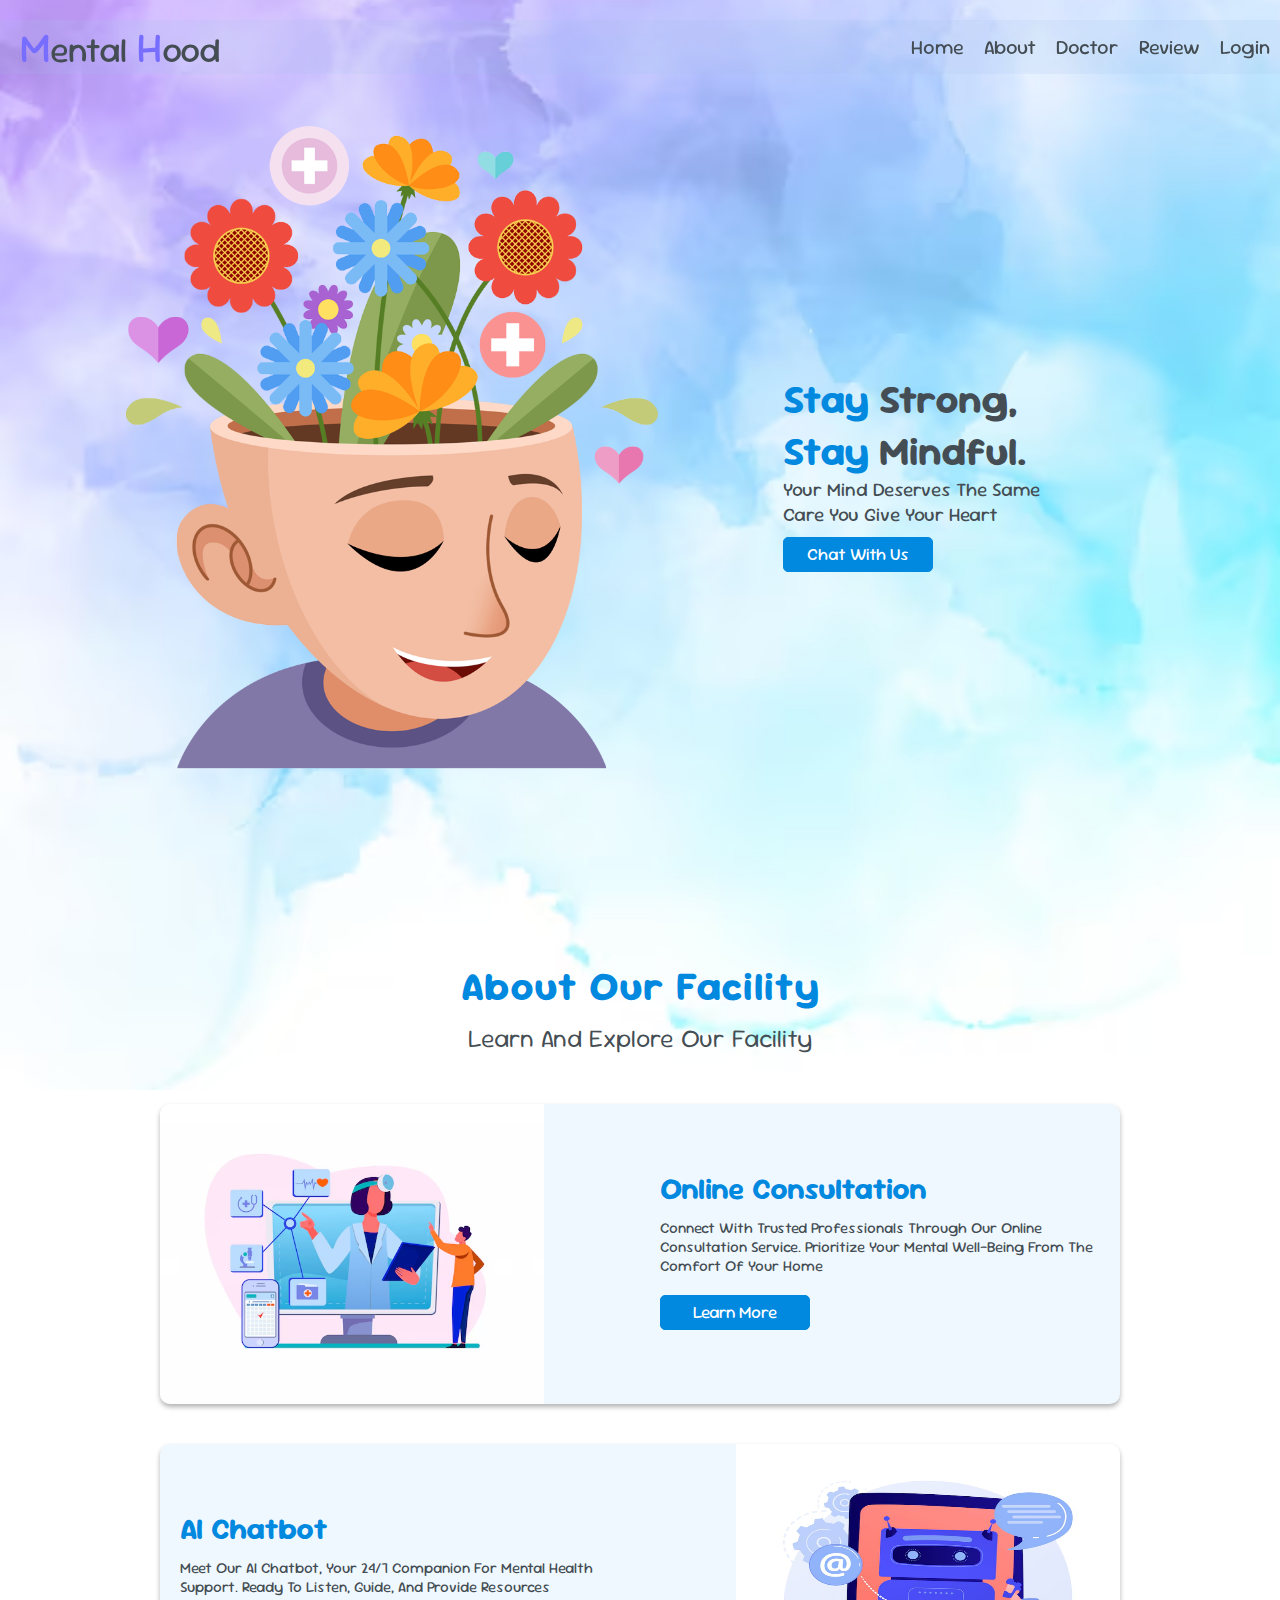
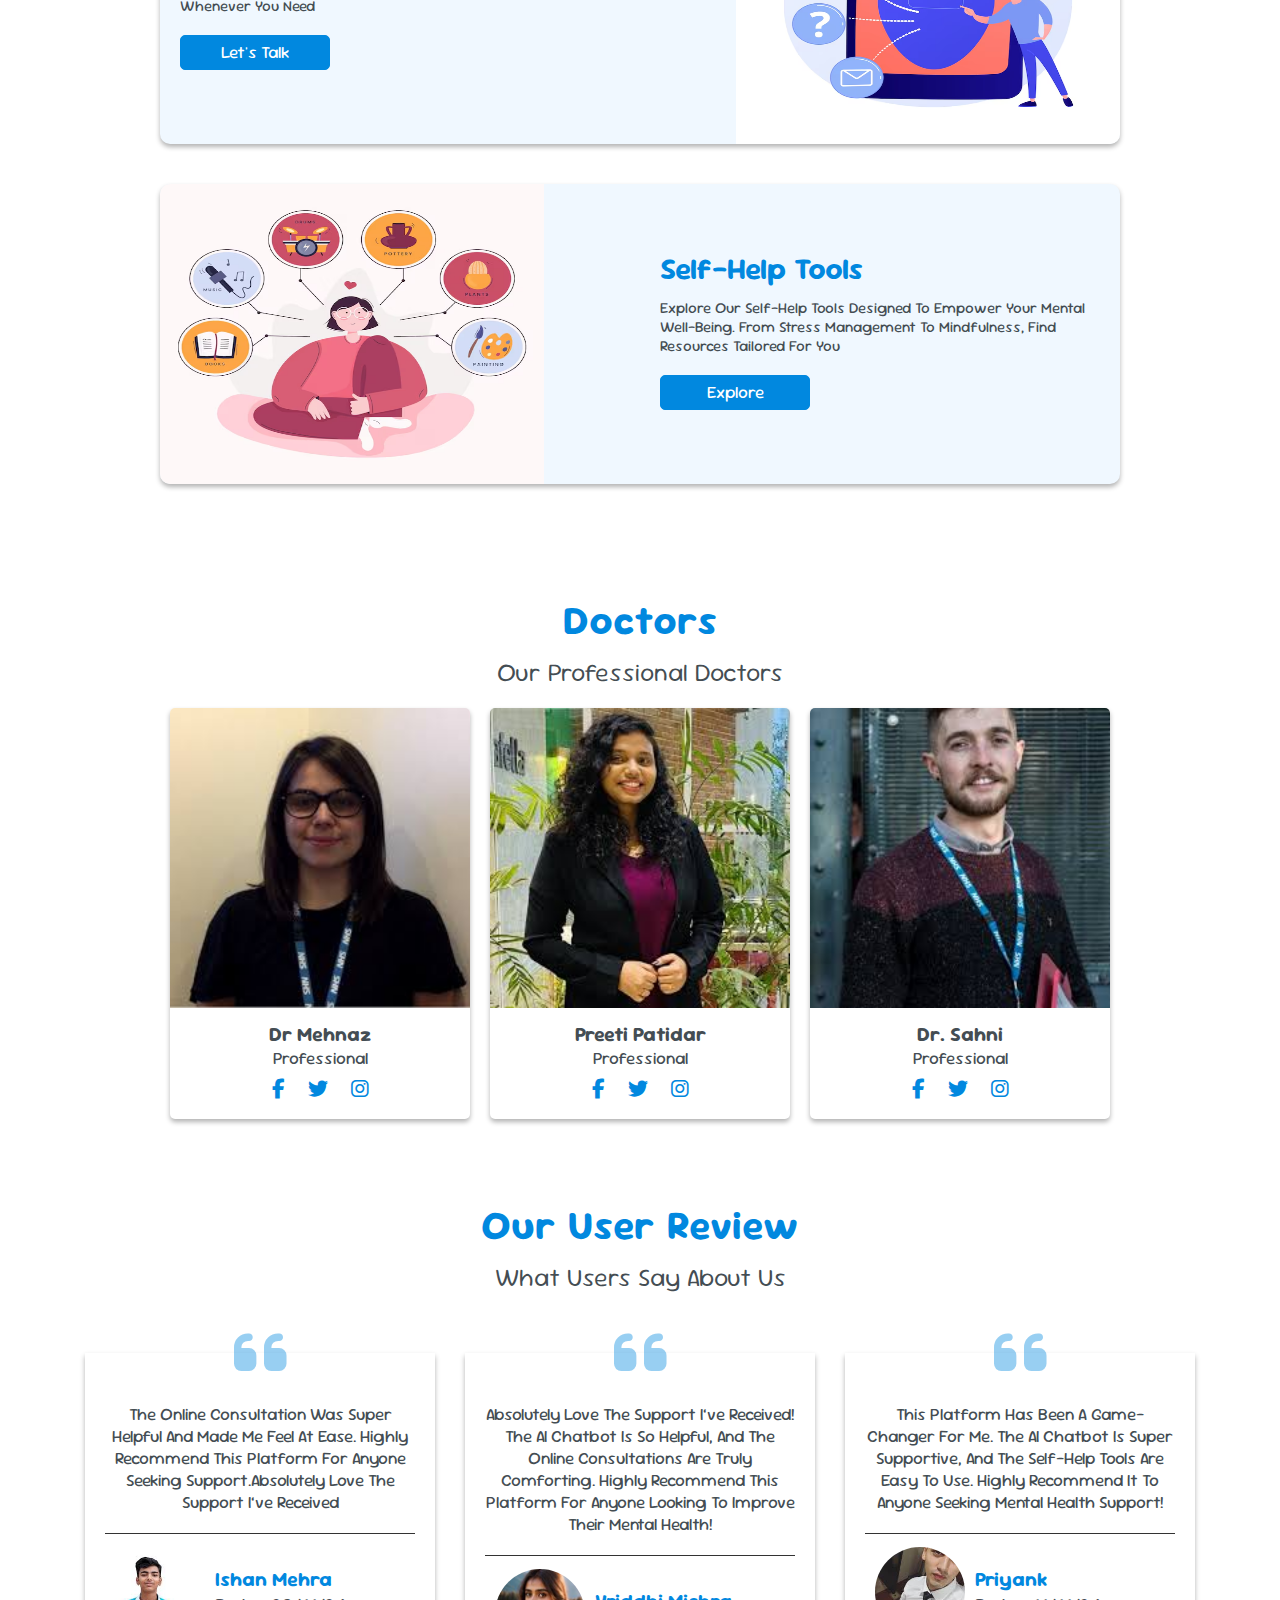
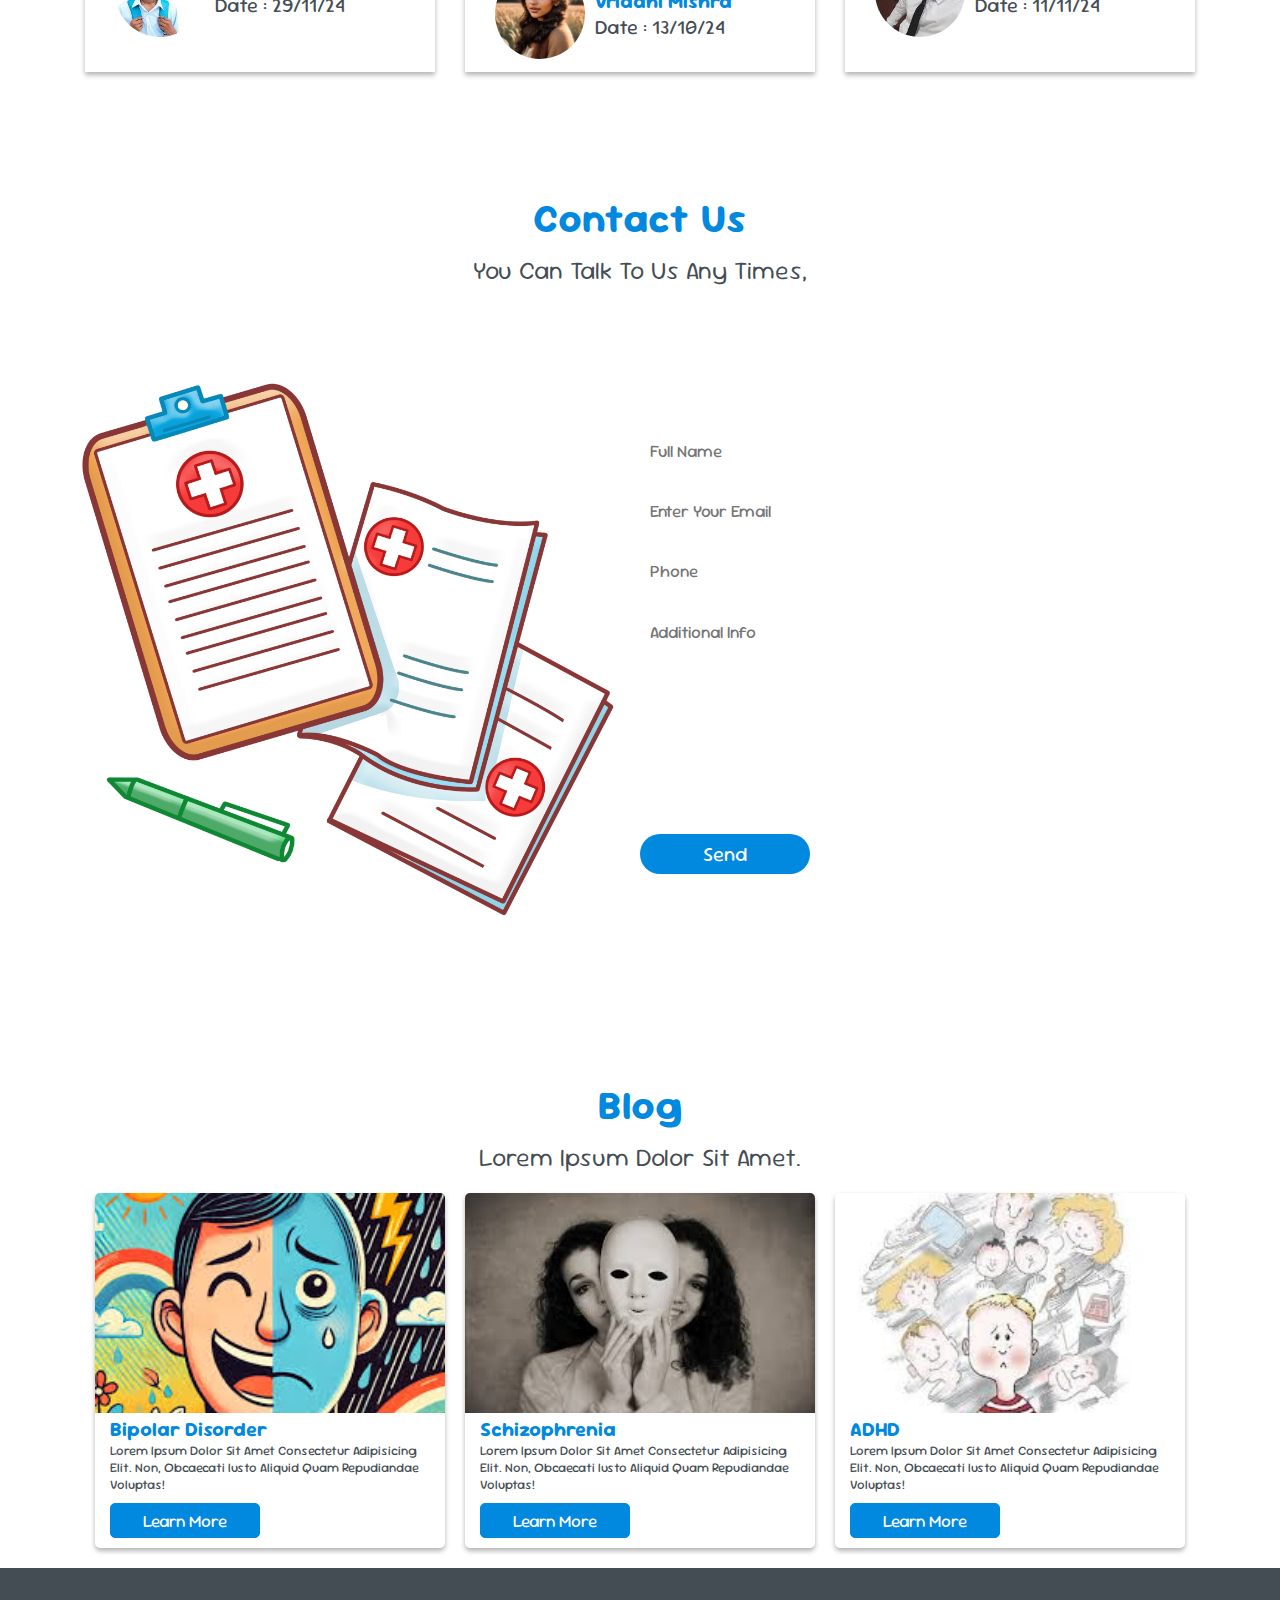
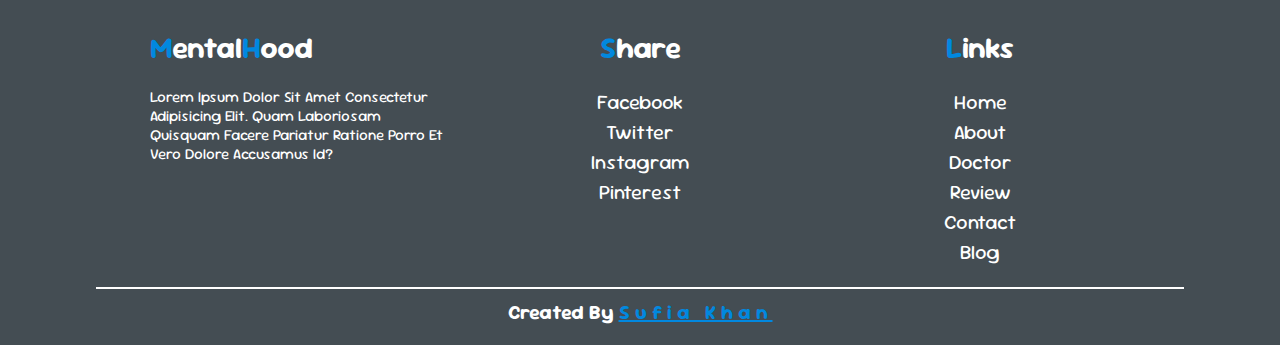
<file: index.html>
<!DOCTYPE html>
<html lang="en">

<head>
    <meta charset="UTF-8">
    <meta name="viewport" content="width=device-width, initial-scale=1.0">
    <title>MentalHood</title>

    
    <link rel="stylesheet" href="https://cdnjs.cloudflare.com/ajax/libs/font-awesome/6.5.2/css/all.min.css">

    
    <link rel="stylesheet" href="new.css">
</head>

<body>


    <!-- header navbar section start  -->

    <header>

        <!-- logo name  -->
        <a href="#" class="logo"><span>M</span>ental<span>H</span>ood</a>

        <!-- navbar link  -->
        <nav class="navbar">
            <ul>
                <li><a href="#home">home</a></li>
                <li><a href="#about">about</a></li>
                <li><a href="#doctor">doctor</a></li>
                <li><a href="#review">review</a></li>
                <li><a href="login.html" target="_blank">Login</a></li>
                
            </ul>
        </nav>

        <div class="fas fa-bars"></div>
    </header>
    <!-- header navbar section end  -->

    <!-- home section start  -->

    <section id="home" class="home">

        <div class="row">

            <!-- home images  -->
            <div class="images">
                <img src="headlessman.png" alt="" >
            </div>

            <!-- home heading  -->
            <div class="content">
                <h1><span>Stay</span> Strong, <span>Stay</span> Mindful.</h1>
                <p>Your mind deserves the same care you give your heart</p>
                <a href="bot.html" target="_blank"><button class="button">Chat With Us</button></a>
            </div>
        </div>
    </section>
    <!-- home section end  -->

    <!-- about section start  -->

    <section id="about" class="about">

        <h1 class="heading">about our facility</h1>
        <h3 class="title">learn and explore our facility</h3>

        <div class="box-container">

            <!-- start here  -->
            <div class="box">
                <!-- about images  -->
                <div class="images">
                    <img src="teleconsultation.avif">
                </div>
                
                <!-- about heading & text  -->
                <div class="content">
                    <h3>Online Consultation</h3>
                    <p>Connect with trusted professionals through our online consultation service. Prioritize your mental well-being from the comfort of your home</p>
                 <a href="#"><button class="button">Learn More</button></a>   
                </div>
            </div>
            <!-- end here  -->

            
            <!-- start here  -->
            <div class="box">
                <!-- about images  -->
                <div class="images">
                    <img src="bluechatbot.avif">
                </div>
                
                <!-- about heading & text  -->
                <div class="content">
                    <h3>AI Chatbot</h3>
                    <p>Meet our AI chatbot, your 24/7 companion for mental health support. Ready to listen, guide, and provide resources whenever you need</p>
                 <a href="#"><button class="button">Let's Talk</button></a>   
                </div>
            </div>
            <!-- end here  -->

            
            <!-- start here  -->
            <div class="box">
                <!-- about images  -->
                <div class="images">
                    <img src="selfhelp.avif">
                </div>
                
                <!-- about heading & text  -->
                <div class="content">
                    <h3>Self-help tools</h3>
                    <p>Explore our self-help tools designed to empower your mental well-being. From stress management to mindfulness, find resources tailored for you</p>
                 <a href="#"><button class="button">Explore</button></a>   
                </div>
            </div>
            <!-- end here  -->
           </div>
    </section>

    <!-- about section end  -->
    
    <!-- card section start  -->

    <section id="doctor" class="card">

        <div class="container">

            <h1 class="heading">doctors</h1>
            <h3 class="title">our professional doctors</h3>

            <div class="box-container">

                <!-- start here  -->
                <div class="box">
                    <img src="doctor1.jpeg" alt="">                
                    
                    <div class="content">
                        <a href="#">
                            <h2>Dr Mehnaz</h2>
                        </a>
                        <p>professional</p>

                        <!-- card icons  -->
                        <div class="icons">
                            <a href="#" class="fab fa-facebook-f"></a>
                            <a href="#" class="fab fa-twitter"></a>
                            <a href="#" class="fab fa-instagram"></a>
                        </div>
                    </div>
                </div>
                <!-- end here  -->

                 <!-- start here  -->
                 <div class="box">
                    <img src="doctor2.jpeg" alt="">                
                    
                    <div class="content">
                        <a href="#">
                            <h2>Preeti Patidar</h2>
                        </a>
                        <p>professional</p>

                        <!-- card icons  -->
                        <div class="icons">
                            <a href="#" class="fab fa-facebook-f"></a>
                            <a href="#" class="fab fa-twitter"></a>
                            <a href="#" class="fab fa-instagram"></a>
                        </div>
                    </div>
                </div>
                <!-- end here  -->

                 <!-- start here  -->
                 <div class="box">
                    <img src="doctor3.jpeg" alt="">                
                    
                    <div class="content">
                        <a href="#">
                            <h2>Dr. Sahni</h2>
                        </a>
                        <p>professional</p>

                        <!-- card icons  -->
                        <div class="icons">
                            <a href="#" class="fab fa-facebook-f"></a>
                            <a href="#" class="fab fa-twitter"></a>
                            <a href="#" class="fab fa-instagram"></a>
                        </div>
                    </div>
                </div>
                <!-- end here  -->

            </div>
        </div>
    </section>
    <!-- card section end  -->

    <!-- review section start  -->

    <section id="review" class="review">

        <h1 class="heading">Our User Review</h1>
        <h3 class="title">What users say about us</h3>

        <div class="box-container">

            <!-- start here  -->
            <div class="box">
                <i class="fas fa-quote-left"></i>
                <p> The online consultation was super helpful and made me feel at ease. Highly recommend this platform for anyone seeking support.Absolutely love the support I’ve received</p>

                <div class="images">
                    <img src="ishaanmehra.jpeg"alt="hello">

                    <div class="info">
                        <h3>Ishan Mehra</h3>
                        <span>date : 29/11/24</span>
                    </div>
                </div>
            </div>
            <!-- end here  -->

            
            <!-- start here  -->
            <div class="box">
                <i class="fas fa-quote-left"></i>
                <p>Absolutely love the support I’ve received! The AI chatbot is so helpful, and the online consultations are truly comforting. Highly recommend this platform for anyone looking to improve their mental health!</p>

                <div class="images">
                    <img src="vriddhimishra.jpeg" alt="">

                    <div class="info">
                        <h3>Vriddhi Mishra</h3>
                        <span>date : 13/10/24</span>
                    </div>
                </div>
            </div>
            <!-- end here  -->

            
            <!-- start here  -->
            <div class="box">
                <i class="fas fa-quote-left"></i>
                <p>This platform has been a game-changer for me. The AI chatbot is super supportive, and the self-help tools are easy to use. Highly recommend it to anyone seeking mental health support!</p>

                <div class="images">
                    <img src="priyank.jpeg" alt="">

                    <div class="info">
                        <h3>Priyank</h3>
                        <span>date : 11/11/24</span>
                    </div>
                </div>
            </div>
            <!-- end here  -->
        </div>
    </section>
    <!-- review section end  -->
 
    <!-- contact section start  -->

    <section id="contact" class="contact">

        <h1 class="heading">contact us</h1>
        <h3 class="title">you can talk to us any times,</h3>

        <div class="row">

            <!-- form images  -->
            <div class="images">
                <img src="form.png" alt="">
            </div>

            <div class="form-container">    

            <input type="text" placeholder="full name" name="" id="">
            <input type="email" placeholder="enter your email" name="" id="">

            <input type="number" placeholder="phone" name="" id="">
            <textarea name="" cols="30" rows="10" id="" placeholder="Additional Info"></textarea>
            <input type="submit" value="send">
            </div>
        </div>




    </section>



    <!-- contact section end  -->


    <!-- blog section start  -->

    <section id="blog" class="blog">

        <h1 class="heading">blog</h1>
        <h3 class="title">Lorem ipsum dolor sit amet.</h3>

        <div class="box-container">

            <!-- start here  -->
            <div class="box">
                <!-- images  -->
                <img src="bipolar.jpeg" alt="" height="220px">

                <div class="content">
                    <a href="#">
                        <h2>Bipolar Disorder</h2>
                    </a>
                    <p>Lorem ipsum dolor sit amet consectetur adipisicing elit. Non, obcaecati iusto aliquid quam repudiandae voluptas!</p>
                     <!-- button  -->
                    <a href="#"> <button class="button">learn more</button></a>
                </div>
            </div>
            <!-- end here  -->

            
            <!-- start here  -->
            <div class="box">
                <!-- images  -->
                <img src="schizophrenia.jpeg" alt="" height="220px">

                <div class="content">
                    <a href="#">
                        <h2>Schizophrenia</h2>
                    </a>
                    <p>Lorem ipsum dolor sit amet consectetur adipisicing elit. Non, obcaecati iusto aliquid quam repudiandae voluptas!</p>
                     <!-- button  -->
                    <a href="#"> <button class="button">learn more</button></a>
                </div>
            </div>
            <!-- end here  -->

            
            <!-- start here  -->
            <div class="box">
                <!-- images  -->
                <img src="adhd.jpeg" alt="" height="220px">

                <div class="content">
                    <a href="#">
                        <h2>ADHD</h2>
                    </a>
                    <p>Lorem ipsum dolor sit amet consectetur adipisicing elit. Non, obcaecati iusto aliquid quam repudiandae voluptas!</p>
                     <!-- button  -->
                    <a href="#"> <button class="button">learn more</button></a>
                </div>
            </div>
            <!-- end here  -->
        </div>
    </section>



    <!-- blog section end  -->

    <!-- footer section start  -->

    <section class="footer">

        <div class="box">
            <h2 class="logo"><span>M</span>ental<span>H</span>ood</h2>

            <p>Lorem ipsum dolor sit amet consectetur adipisicing elit. Quam laboriosam quisquam facere pariatur ratione porro et vero dolore accusamus id?</p>
        </div>

        <div class="box">
            <h2 class="logo"><span>S</span>hare</h2>

            <a href="#">facebook</a>
            <a href="#">twitter</a>
            <a href="#">instagram</a>
            <a href="#">pinterest</a>
        </div>

        <div class="box">
            <h2 class="logo"><span>L</span>inks</h2>

            <a href="#">home</a>
            <a href="#">about</a>
            <a href="#">Doctor</a>
            <a href="#">Review</a>
            <a href="#">contact</a>
            <a href="#">blog</a>
        </div>


        <h1 class="credit">Created by <span>Sufia Khan</span> </h1>
    </section>








    <!-- footer section end  -->
    



    










    <!-- jquery cdn link  -->
    <script src="https://cdnjs.cloudflare.com/ajax/libs/jquery/3.7.1/jquery.min.js"></script>

    <!-- custom js file link  -->
    <script src="new.js"></script>
</body>

</html>
</file>
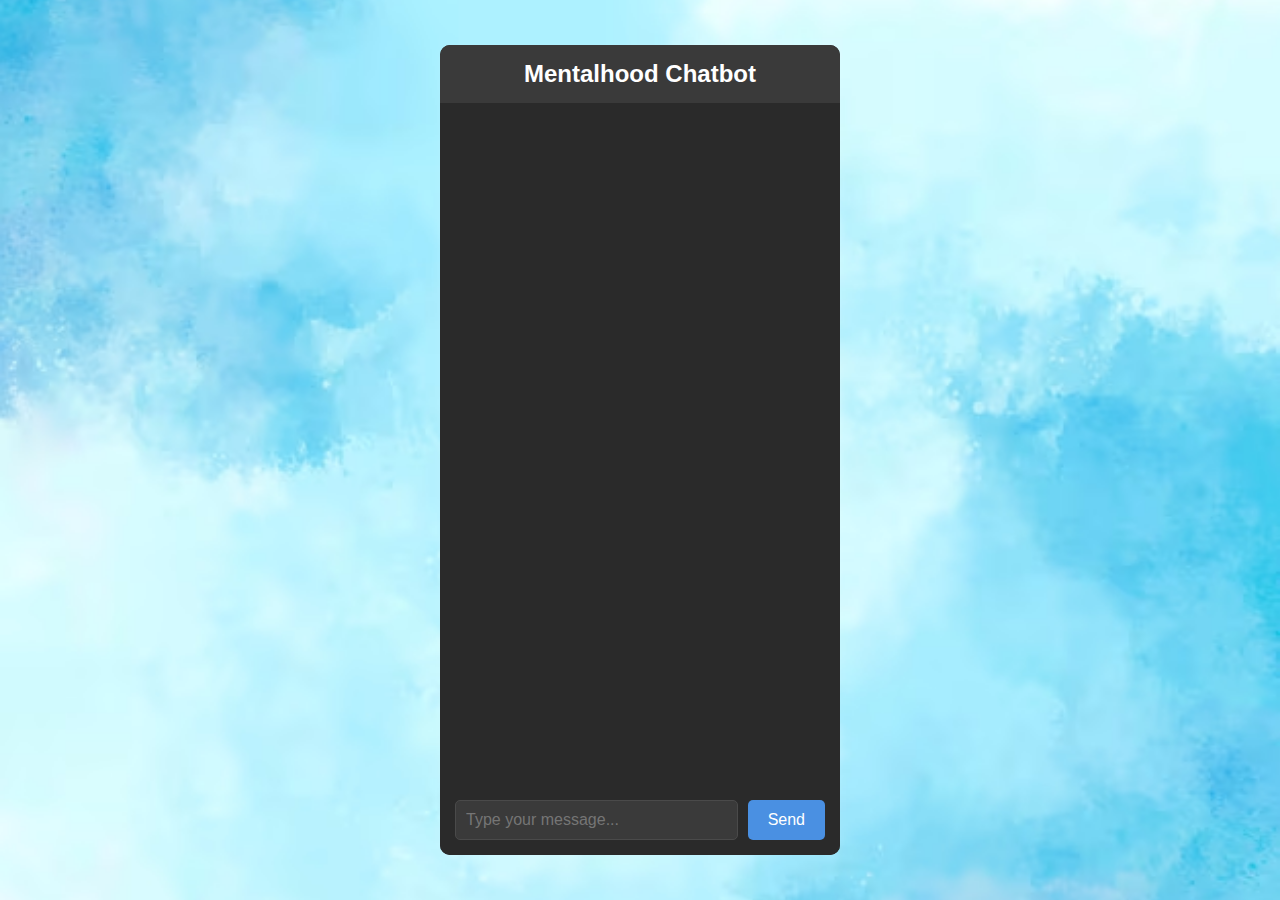
<file: bot.html>
<!DOCTYPE html>
<html lang="en">
<head>
    <meta charset="UTF-8">
    <meta name="viewport" content="width=device-width, initial-scale=1.0">
    <title>Gemini Chatbot</title>
    <link rel="stylesheet" href="bot.css">
</head>
<body>
    <div class="chat-container">
        <div class="chat-header">
            <h1>Mentalhood Chatbot</h1>
        </div>
        <div class="chat-messages" id="chat-messages"></div>
        <div class="chat-input-container">
            <input type="text" id="user-input" placeholder="Type your message...">
            <button id="send-button">Send</button>
        </div>
    </div>
    <script src="bot.js"></script>
</body>
</html>
</file>
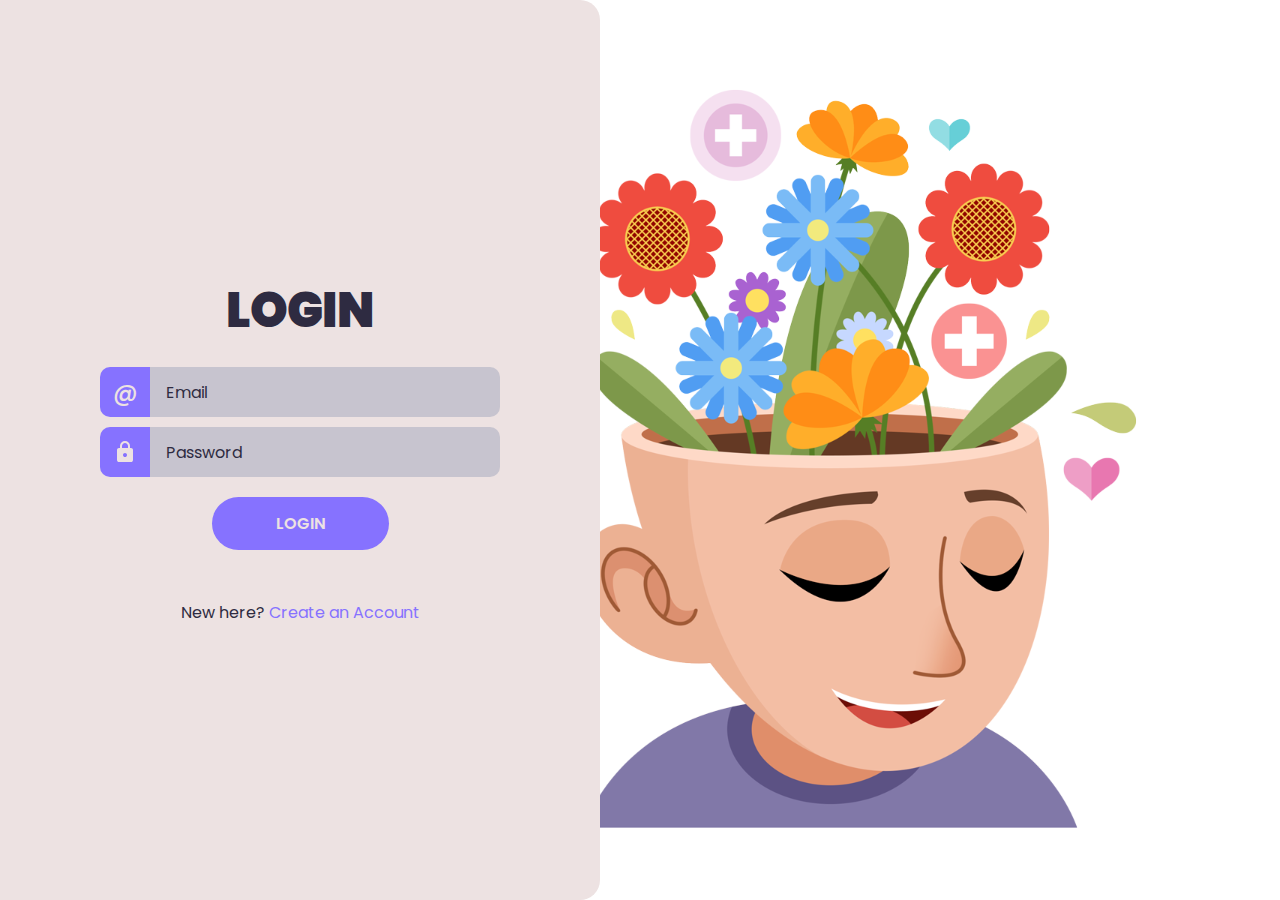
<file: login.html>
<!DOCTYPE html>
<html lang="en">
<head>
  <meta charset="UTF-8">
  <meta name="viewport" content="width=device-width, initial-scale=1.0">
  <title>Login</title>
  <link rel="stylesheet" href="login-signup.css">
  <script type="text/javascript" src="login-signup.js" defer></script>
</head>
<body>
  <div class="wrapper">
    <h1>Login</h1>
    <p id="error-message"></p>
    <form id="form">
      <div>
        <label for="email-input">
          <span>@</span>
        </label>
        <input type="email" name="email" id="email-input" placeholder="Email">
      </div>
      <div>
        <label for="password-input">
          <svg xmlns="http://www.w3.org/2000/svg" height="24" viewBox="0 -960 960 960" width="24"><path d="M240-80q-33 0-56.5-23.5T160-160v-400q0-33 23.5-56.5T240-640h40v-80q0-83 58.5-141.5T480-920q83 0 141.5 58.5T680-720v80h40q33 0 56.5 23.5T800-560v400q0 33-23.5 56.5T720-80H240Zm240-200q33 0 56.5-23.5T560-360q0-33-23.5-56.5T480-440q-33 0-56.5 23.5T400-360q0 33 23.5 56.5T480-280ZM360-640h240v-80q0-50-35-85t-85-35q-50 0-85 35t-35 85v80Z"/></svg>
        </label>
        <input type="password" name="password" id="password-input" placeholder="Password">
      </div>
      <button type="submit">Login</button>
    </form>
    <p>New here? <a href="signup.html" target="_blank">Create an Account</a></p>
  </div>
</body>
</html>
</file>
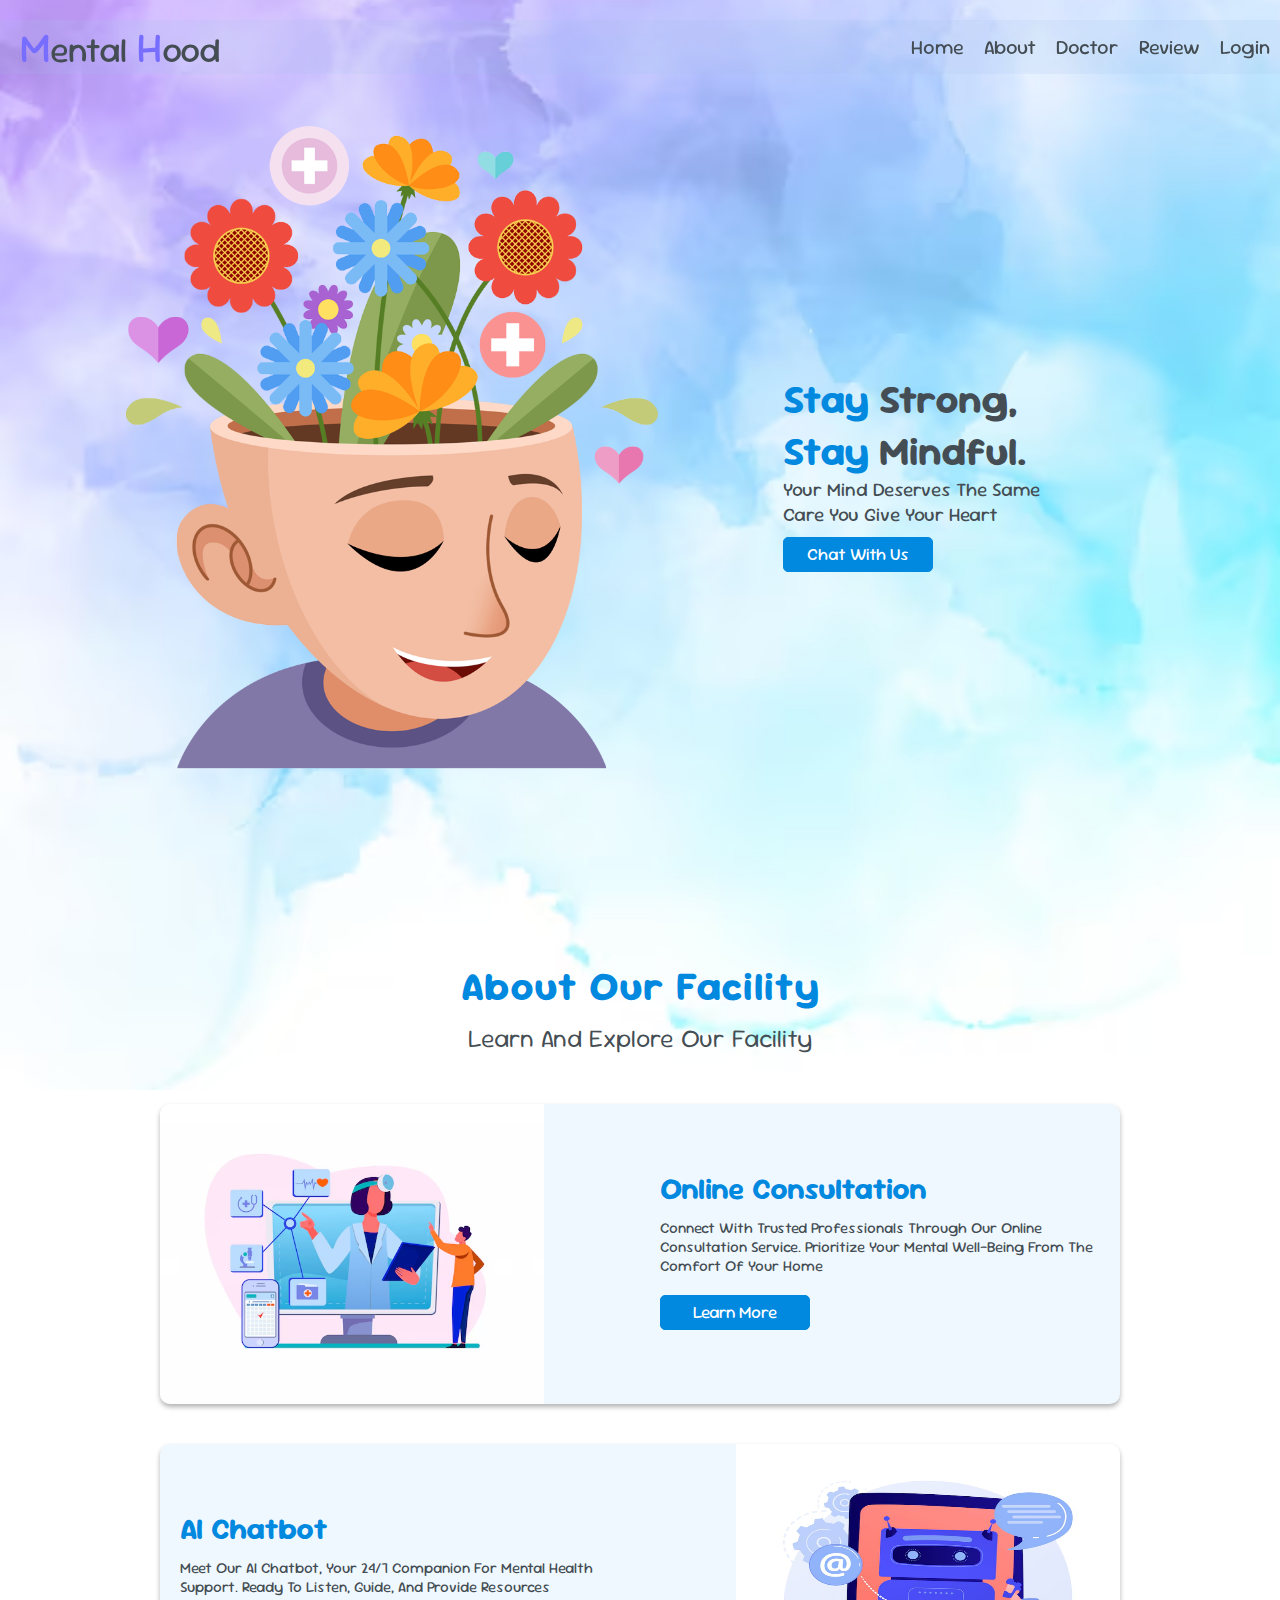
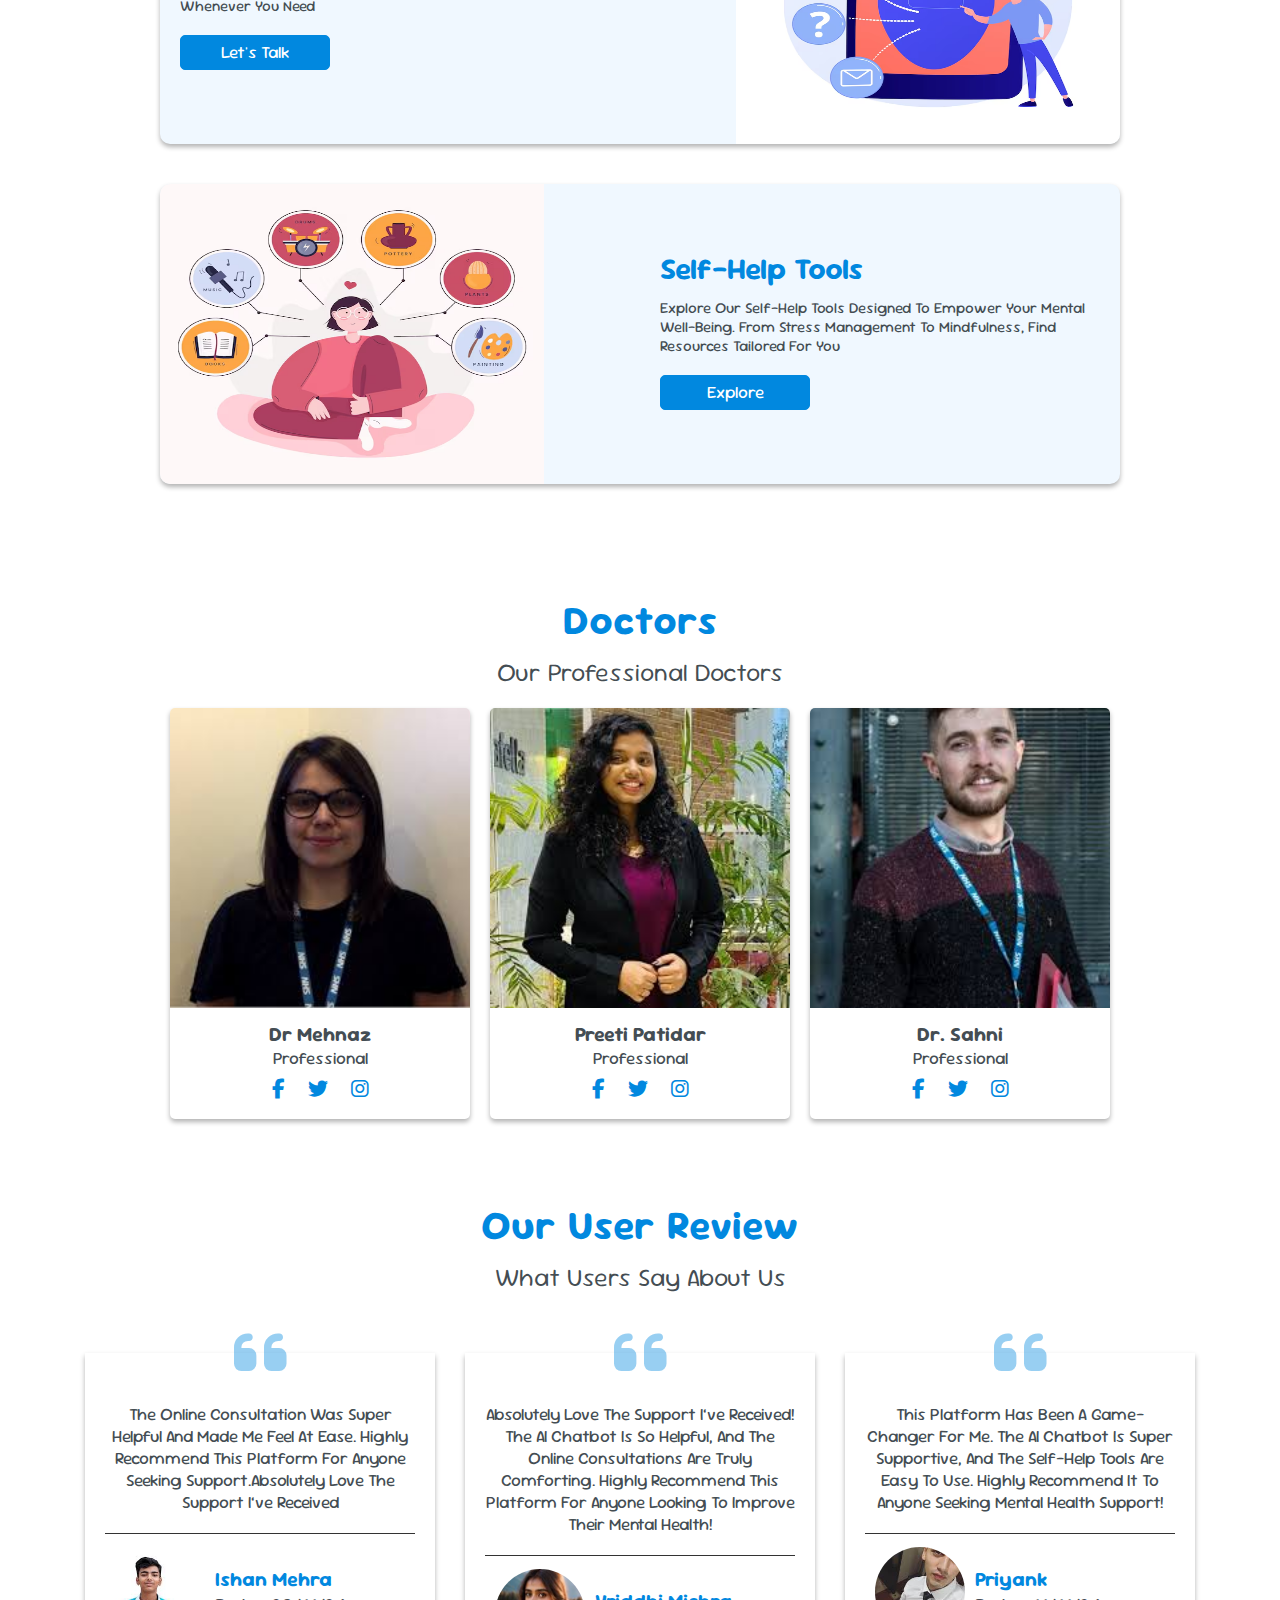
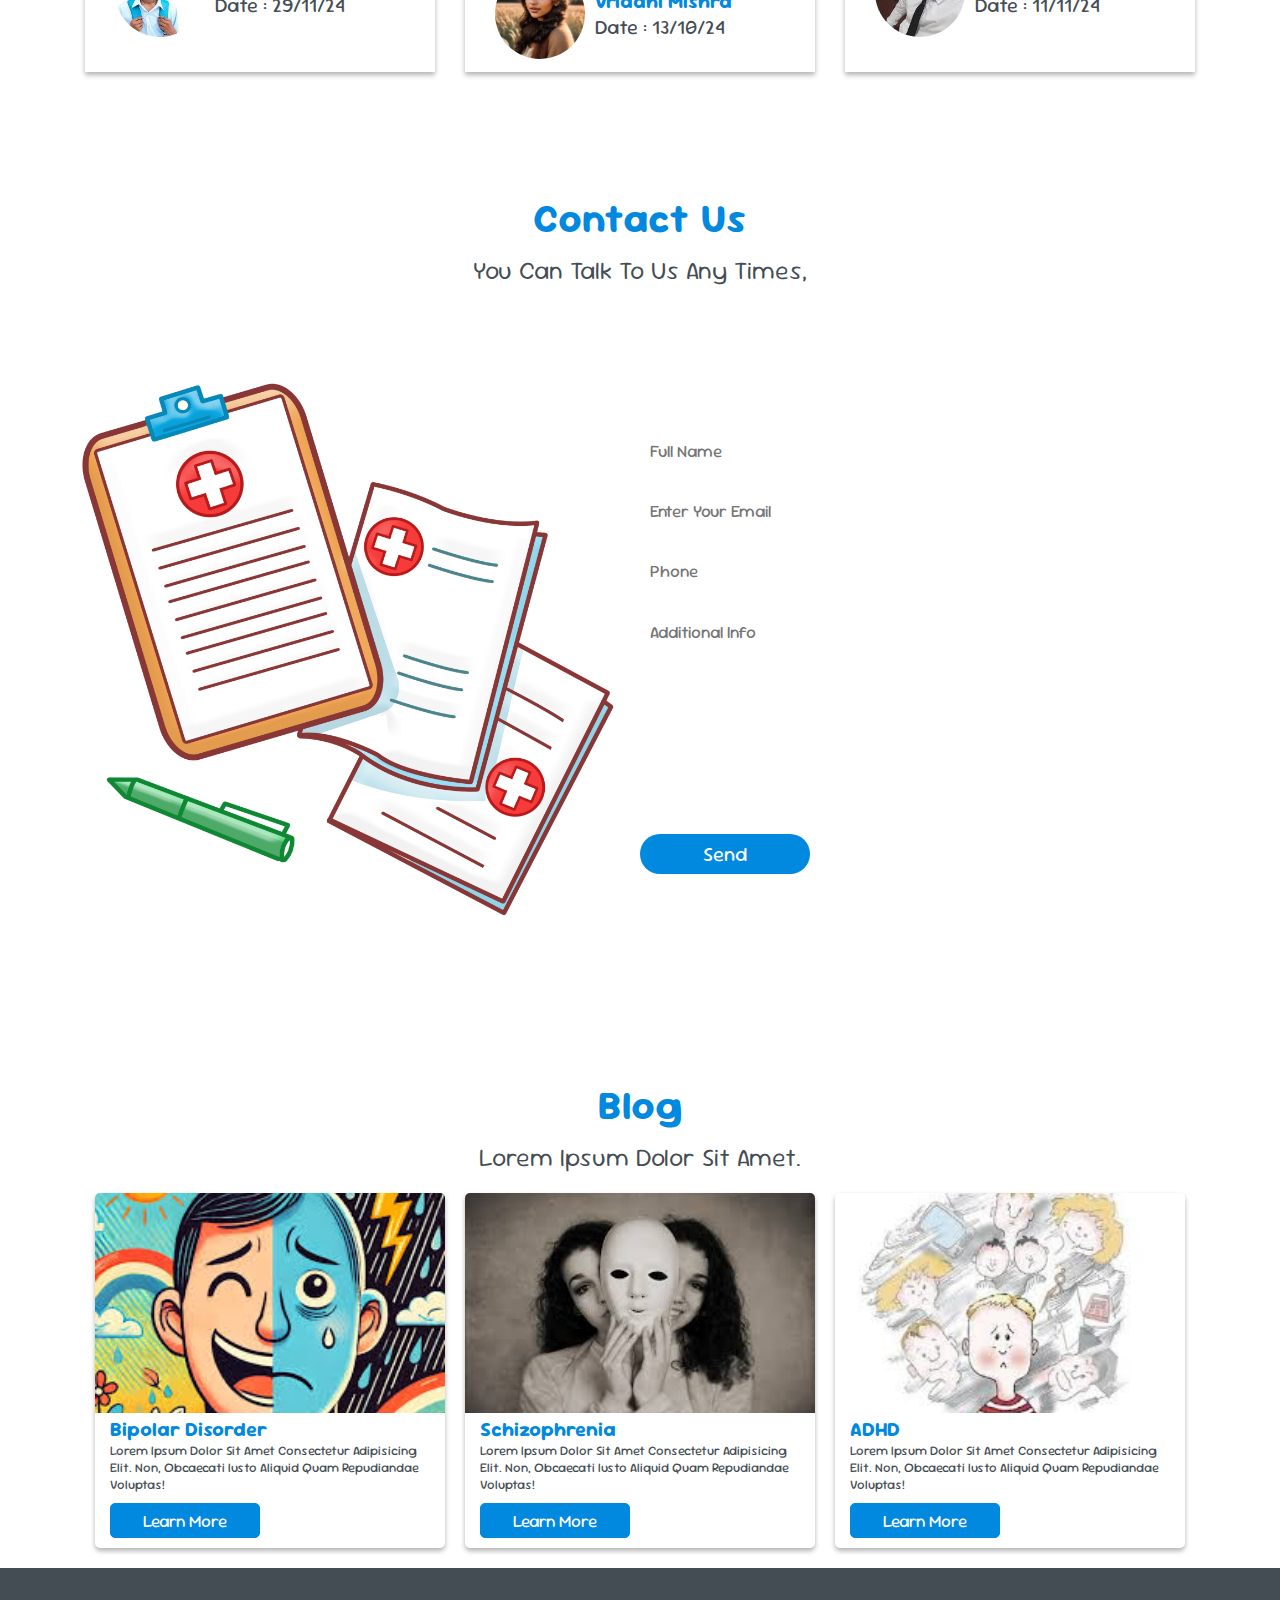
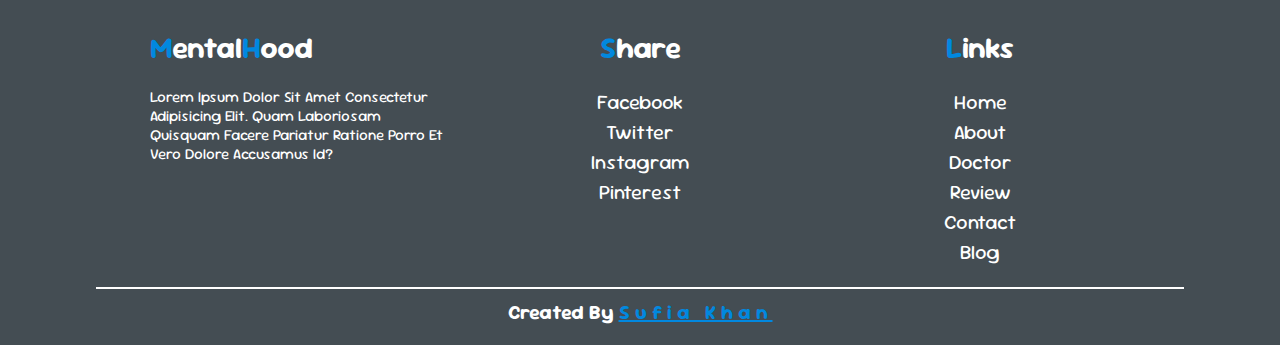
<file: new.html>
<!DOCTYPE html>
<html lang="en">

<head>
    <meta charset="UTF-8">
    <meta name="viewport" content="width=device-width, initial-scale=1.0">
    <title>MentalHood</title>

    
    <link rel="stylesheet" href="https://cdnjs.cloudflare.com/ajax/libs/font-awesome/6.5.2/css/all.min.css">

    
    <link rel="stylesheet" href="new.css">
</head>

<body>


    <!-- header navbar section start  -->

    <header>

        <!-- logo name  -->
        <a href="#" class="logo"><span>M</span>ental<span>H</span>ood</a>

        <!-- navbar link  -->
        <nav class="navbar">
            <ul>
                <li><a href="#home">home</a></li>
                <li><a href="#about">about</a></li>
                <li><a href="#doctor">doctor</a></li>
                <li><a href="#review">review</a></li>
                <li><a href="login.html" target="_blank">Login</a></li>
                
            </ul>
        </nav>

        <div class="fas fa-bars"></div>
    </header>
    <!-- header navbar section end  -->

    <!-- home section start  -->

    <section id="home" class="home">

        <div class="row">

            <!-- home images  -->
            <div class="images">
                <img src="headlessman.png" alt="" >
            </div>

            <!-- home heading  -->
            <div class="content">
                <h1><span>Stay</span> Strong, <span>Stay</span> Mindful.</h1>
                <p>Your mind deserves the same care you give your heart</p>
                <a href="bot.html" target="_blank"><button class="button">Chat With Us</button></a>
            </div>
        </div>
    </section>
    <!-- home section end  -->

    <!-- about section start  -->

    <section id="about" class="about">

        <h1 class="heading">about our facility</h1>
        <h3 class="title">learn and explore our facility</h3>

        <div class="box-container">

            <!-- start here  -->
            <div class="box">
                <!-- about images  -->
                <div class="images">
                    <img src="teleconsultation.avif">
                </div>
                
                <!-- about heading & text  -->
                <div class="content">
                    <h3>Online Consultation</h3>
                    <p>Connect with trusted professionals through our online consultation service. Prioritize your mental well-being from the comfort of your home</p>
                 <a href="#"><button class="button">Learn More</button></a>   
                </div>
            </div>
            <!-- end here  -->

            
            <!-- start here  -->
            <div class="box">
                <!-- about images  -->
                <div class="images">
                    <img src="bluechatbot.avif">
                </div>
                
                <!-- about heading & text  -->
                <div class="content">
                    <h3>AI Chatbot</h3>
                    <p>Meet our AI chatbot, your 24/7 companion for mental health support. Ready to listen, guide, and provide resources whenever you need</p>
                 <a href="#"><button class="button">Let's Talk</button></a>   
                </div>
            </div>
            <!-- end here  -->

            
            <!-- start here  -->
            <div class="box">
                <!-- about images  -->
                <div class="images">
                    <img src="selfhelp.avif">
                </div>
                
                <!-- about heading & text  -->
                <div class="content">
                    <h3>Self-help tools</h3>
                    <p>Explore our self-help tools designed to empower your mental well-being. From stress management to mindfulness, find resources tailored for you</p>
                 <a href="#"><button class="button">Explore</button></a>   
                </div>
            </div>
            <!-- end here  -->
           </div>
    </section>

    <!-- about section end  -->
    
    <!-- card section start  -->

    <section id="doctor" class="card">

        <div class="container">

            <h1 class="heading">doctors</h1>
            <h3 class="title">our professional doctors</h3>

            <div class="box-container">

                <!-- start here  -->
                <div class="box">
                    <img src="doctor1.jpeg" alt="">                
                    
                    <div class="content">
                        <a href="#">
                            <h2>Dr Mehnaz</h2>
                        </a>
                        <p>professional</p>

                        <!-- card icons  -->
                        <div class="icons">
                            <a href="#" class="fab fa-facebook-f"></a>
                            <a href="#" class="fab fa-twitter"></a>
                            <a href="#" class="fab fa-instagram"></a>
                        </div>
                    </div>
                </div>
                <!-- end here  -->

                 <!-- start here  -->
                 <div class="box">
                    <img src="doctor2.jpeg" alt="">                
                    
                    <div class="content">
                        <a href="#">
                            <h2>Preeti Patidar</h2>
                        </a>
                        <p>professional</p>

                        <!-- card icons  -->
                        <div class="icons">
                            <a href="#" class="fab fa-facebook-f"></a>
                            <a href="#" class="fab fa-twitter"></a>
                            <a href="#" class="fab fa-instagram"></a>
                        </div>
                    </div>
                </div>
                <!-- end here  -->

                 <!-- start here  -->
                 <div class="box">
                    <img src="doctor3.jpeg" alt="">                
                    
                    <div class="content">
                        <a href="#">
                            <h2>Dr. Sahni</h2>
                        </a>
                        <p>professional</p>

                        <!-- card icons  -->
                        <div class="icons">
                            <a href="#" class="fab fa-facebook-f"></a>
                            <a href="#" class="fab fa-twitter"></a>
                            <a href="#" class="fab fa-instagram"></a>
                        </div>
                    </div>
                </div>
                <!-- end here  -->

            </div>
        </div>
    </section>
    <!-- card section end  -->

    <!-- review section start  -->

    <section id="review" class="review">

        <h1 class="heading">Our User Review</h1>
        <h3 class="title">What users say about us</h3>

        <div class="box-container">

            <!-- start here  -->
            <div class="box">
                <i class="fas fa-quote-left"></i>
                <p> The online consultation was super helpful and made me feel at ease. Highly recommend this platform for anyone seeking support.Absolutely love the support I’ve received</p>

                <div class="images">
                    <img src="ishaanmehra.jpeg"alt="hello">

                    <div class="info">
                        <h3>Ishan Mehra</h3>
                        <span>date : 29/11/24</span>
                    </div>
                </div>
            </div>
            <!-- end here  -->

            
            <!-- start here  -->
            <div class="box">
                <i class="fas fa-quote-left"></i>
                <p>Absolutely love the support I’ve received! The AI chatbot is so helpful, and the online consultations are truly comforting. Highly recommend this platform for anyone looking to improve their mental health!</p>

                <div class="images">
                    <img src="vriddhimishra.jpeg" alt="">

                    <div class="info">
                        <h3>Vriddhi Mishra</h3>
                        <span>date : 13/10/24</span>
                    </div>
                </div>
            </div>
            <!-- end here  -->

            
            <!-- start here  -->
            <div class="box">
                <i class="fas fa-quote-left"></i>
                <p>This platform has been a game-changer for me. The AI chatbot is super supportive, and the self-help tools are easy to use. Highly recommend it to anyone seeking mental health support!</p>

                <div class="images">
                    <img src="priyank.jpeg" alt="">

                    <div class="info">
                        <h3>Priyank</h3>
                        <span>date : 11/11/24</span>
                    </div>
                </div>
            </div>
            <!-- end here  -->
        </div>
    </section>
    <!-- review section end  -->
 
    <!-- contact section start  -->

    <section id="contact" class="contact">

        <h1 class="heading">contact us</h1>
        <h3 class="title">you can talk to us any times,</h3>

        <div class="row">

            <!-- form images  -->
            <div class="images">
                <img src="form.png" alt="">
            </div>

            <div class="form-container">    

            <input type="text" placeholder="full name" name="" id="">
            <input type="email" placeholder="enter your email" name="" id="">

            <input type="number" placeholder="phone" name="" id="">
            <textarea name="" cols="30" rows="10" id="" placeholder="Additional Info"></textarea>
            <input type="submit" value="send">
            </div>
        </div>




    </section>



    <!-- contact section end  -->


    <!-- blog section start  -->

    <section id="blog" class="blog">

        <h1 class="heading">blog</h1>
        <h3 class="title">Lorem ipsum dolor sit amet.</h3>

        <div class="box-container">

            <!-- start here  -->
            <div class="box">
                <!-- images  -->
                <img src="bipolar.jpeg" alt="" height="220px">

                <div class="content">
                    <a href="#">
                        <h2>Bipolar Disorder</h2>
                    </a>
                    <p>Lorem ipsum dolor sit amet consectetur adipisicing elit. Non, obcaecati iusto aliquid quam repudiandae voluptas!</p>
                     <!-- button  -->
                    <a href="#"> <button class="button">learn more</button></a>
                </div>
            </div>
            <!-- end here  -->

            
            <!-- start here  -->
            <div class="box">
                <!-- images  -->
                <img src="schizophrenia.jpeg" alt="" height="220px">

                <div class="content">
                    <a href="#">
                        <h2>Schizophrenia</h2>
                    </a>
                    <p>Lorem ipsum dolor sit amet consectetur adipisicing elit. Non, obcaecati iusto aliquid quam repudiandae voluptas!</p>
                     <!-- button  -->
                    <a href="#"> <button class="button">learn more</button></a>
                </div>
            </div>
            <!-- end here  -->

            
            <!-- start here  -->
            <div class="box">
                <!-- images  -->
                <img src="adhd.jpeg" alt="" height="220px">

                <div class="content">
                    <a href="#">
                        <h2>ADHD</h2>
                    </a>
                    <p>Lorem ipsum dolor sit amet consectetur adipisicing elit. Non, obcaecati iusto aliquid quam repudiandae voluptas!</p>
                     <!-- button  -->
                    <a href="#"> <button class="button">learn more</button></a>
                </div>
            </div>
            <!-- end here  -->
        </div>
    </section>



    <!-- blog section end  -->

    <!-- footer section start  -->

    <section class="footer">

        <div class="box">
            <h2 class="logo"><span>M</span>ental<span>H</span>ood</h2>

            <p>Lorem ipsum dolor sit amet consectetur adipisicing elit. Quam laboriosam quisquam facere pariatur ratione porro et vero dolore accusamus id?</p>
        </div>

        <div class="box">
            <h2 class="logo"><span>S</span>hare</h2>

            <a href="#">facebook</a>
            <a href="#">twitter</a>
            <a href="#">instagram</a>
            <a href="#">pinterest</a>
        </div>

        <div class="box">
            <h2 class="logo"><span>L</span>inks</h2>

            <a href="#">home</a>
            <a href="#">about</a>
            <a href="#">Doctor</a>
            <a href="#">Review</a>
            <a href="#">contact</a>
            <a href="#">blog</a>
        </div>


        <h1 class="credit">Created by <span>Sufia Khan</span> </h1>
    </section>








    <!-- footer section end  -->
    



    










    <!-- jquery cdn link  -->
    <script src="https://cdnjs.cloudflare.com/ajax/libs/jquery/3.7.1/jquery.min.js"></script>

    <!-- custom js file link  -->
    <script src="new.js"></script>
</body>

</html>
</file>
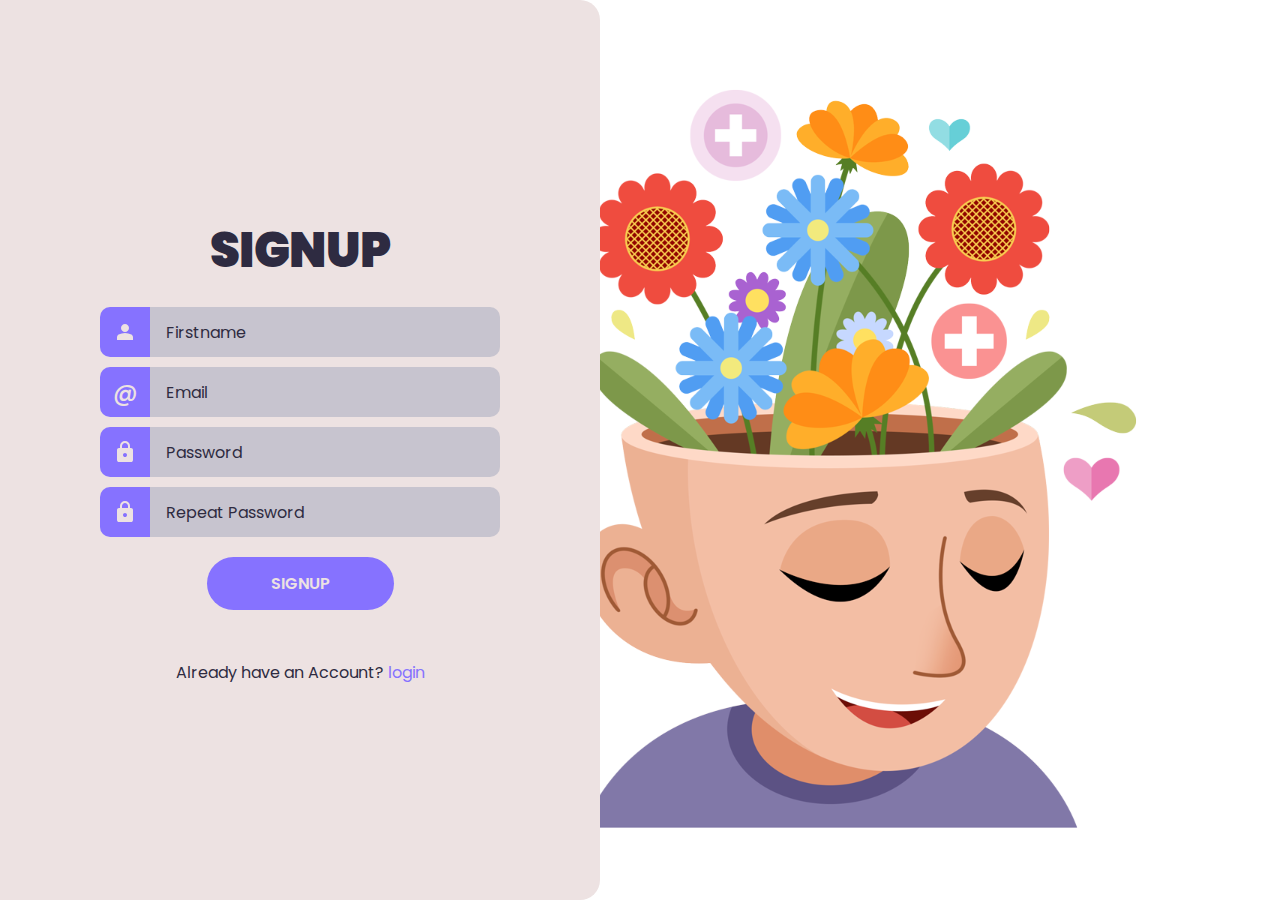
<file: signup.html>
<!DOCTYPE html>
<html lang="en">
<head>
  <meta charset="UTF-8">
  <meta name="viewport" content="width=device-width, initial-scale=1.0">
  <title>Signup</title>
  <link rel="stylesheet" href="login-signup.css">
  <script type="text/javascript" src="login-signup.js" defer></script>
</head>
<body>
  <div class="wrapper">
    <h1>Signup</h1>
    <p id="error-message"></p>
    <form id="form">
      <div>
        <label for="firstname-input">
          <svg xmlns="http://www.w3.org/2000/svg" height="24" viewBox="0 -960 960 960" width="24"><path d="M480-480q-66 0-113-47t-47-113q0-66 47-113t113-47q66 0 113 47t47 113q0 66-47 113t-113 47ZM160-160v-112q0-34 17.5-62.5T224-378q62-31 126-46.5T480-440q66 0 130 15.5T736-378q29 15 46.5 43.5T800-272v112H160Z"/></svg>
        </label>
        <input type="text" name="firstname" id="firstname-input" placeholder="Firstname">
      </div>
      <div>
        <label for="email-input">
          <span>@</span>
        </label>
        <input type="email" name="email" id="email-input" placeholder="Email">
      </div>
      <div>
        <label for="password-input">
          <svg xmlns="http://www.w3.org/2000/svg" height="24" viewBox="0 -960 960 960" width="24"><path d="M240-80q-33 0-56.5-23.5T160-160v-400q0-33 23.5-56.5T240-640h40v-80q0-83 58.5-141.5T480-920q83 0 141.5 58.5T680-720v80h40q33 0 56.5 23.5T800-560v400q0 33-23.5 56.5T720-80H240Zm240-200q33 0 56.5-23.5T560-360q0-33-23.5-56.5T480-440q-33 0-56.5 23.5T400-360q0 33 23.5 56.5T480-280ZM360-640h240v-80q0-50-35-85t-85-35q-50 0-85 35t-35 85v80Z"/></svg>
        </label>
        <input type="password" name="password" id="password-input" placeholder="Password">
      </div>
      <div>
        <label for="repeat-password-input">
          <svg xmlns="http://www.w3.org/2000/svg" height="24" viewBox="0 -960 960 960" width="24"><path d="M240-80q-33 0-56.5-23.5T160-160v-400q0-33 23.5-56.5T240-640h40v-80q0-83 58.5-141.5T480-920q83 0 141.5 58.5T680-720v80h40q33 0 56.5 23.5T800-560v400q0 33-23.5 56.5T720-80H240Zm240-200q33 0 56.5-23.5T560-360q0-33-23.5-56.5T480-440q-33 0-56.5 23.5T400-360q0 33 23.5 56.5T480-280ZM360-640h240v-80q0-50-35-85t-85-35q-50 0-85 35t-35 85v80Z"/></svg>
        </label>
        <input type="password" name="repeat-password" id="repeat-password-input" placeholder="Repeat Password">
      </div>
      <button type="submit">Signup</button>
    </form>
    <p>Already have an Account? <a href="login.html">login</a> </p>
  </div>
</body>
</html>
</file>
<file: new.css>
/* google font   */
  @import url('https://fonts.googleapis.com/css2?family=Roboto:ital,wght@0,100;0,300;0,400;0,500;0,700;0,900;1,100;1,300;1,400;1,500;1,700;1,900&family=Ubuntu:ital,wght@0,300;0,400;0,500;0,700;1,300;1,400;1,500;1,700&family=Varela+Round&display=swap');
  @import url('https://fonts.googleapis.com/css2?family=Roboto:ital,wght@0,100;0,300;0,400;0,500;0,700;0,900;1,100;1,300;1,400;1,500;1,700;1,900&family=Sour+Gummy:ital,wght@0,100..900;1,100..900&family=Ubuntu:ital,wght@0,300;0,400;0,500;0,700;1,300;1,400;1,500;1,700&family=Varela+Round&display=swap');
  @keyframes slideLeftRight {
    0% {
      transform: translateX(0); /* Start at normal position */
    }
    25% {
      transform: translateX(-25px); /* Move slightly to the left */
    }
    50% {
      transform: translateX(0); /* Return to the original position */
    }
    75% {
      transform: translateX(25px); /* Move slightly to the right */
    }
    100% {
      transform: translateX(0); /* End at the original position */
    }
  }
  @keyframes scaleUp {
    0% {
        transform: scale(1);
    }
    100% {
        transform: scale(1.1); /* Makes the text grow on hover */
    }
}
.heading {
    position: relative;
    letter-spacing: 2px;
    text-align: center;
    font-size: 4rem;
    padding: 1rem;
    padding-top: 8rem;
    color: var(--blue);
    letter-spacing: .1rem;
}

/* Add the glowing underline */
.heading::after {
    content: "";
    position: absolute;
    bottom: 0;
    left: 50%;
    transform: translateX(-50%);
    width: 0;
    height: 3px;
    background: linear-gradient(90deg, rgb(87, 2, 86) 0%, rgb(20, 125, 245) 100%);
    box-shadow: 0 0 10px rgba(78, 2, 95, 0.644), 0 0 20px rgba(17, 149, 243, 0.7);
    border-radius: 2px;
    bottom: 5px;
    animation: glow-line 8s infinite;
}

/* Keyframes for glowing animation */
@keyframes glow-line {
    0%, 100% {
        width: 0;
        opacity: 0.5;
    }
    50% {
        width: 35%;
        opacity: 0.75;
    }
}
  

  /* root color  */
  :root{
    --blue:#0188df;
    --black:#444d53;
    --wight:#fff;
  }

  /* custom css  */
  *{
    font-family: "Sour Gummy", sans-serif;
    margin: 0; padding: 0;
    text-decoration: none;
    text-transform: capitalize;
    outline: none;
    box-sizing: border-box;
    transition: all linear .2s;
  }

  html{
    font-size: 62.5%;
    overflow-x: hidden;
  }
  body{
    
    background-image: url('bluepurplebg.avif');
    background-attachment: fixed;
    background-position: center;
    background-repeat: no-repeat;
    background-size: 100%;
    
    
}

 /* button  */
 .button{
    height: 3.5rem;
    width: 15rem;
    background: var(--blue);
    color: var(--wight);
    font-size: 1.7rem;
    text-transform: capitalize;
    border-radius: .5rem;
    cursor: pointer;
    margin: 1rem 0;
    border: .1rem solid var(--blue);
 }

 .button:hover{
    border:.1rem solid var(--blue);
    animation:  scaleUp 0.3s ease-out forwards;
    background: rgb(0, 0, 0);
    color:white;
    letter-spacing: .2rem;
    text-shadow:
        0 0 10px rgb(19, 161, 255),
        0 0 20px rgb(19, 125, 255),
        0 0 30px rgb(19, 231, 255);
        
}

 /* heading  */
/* .heading{
    text-align: center;
    font-size: 4rem;
    padding: 1rem;
    padding-top: 8rem;
    color: var(--blue);
    letter-spacing: .1rem;
} */
 /* title  */
.title{
    text-align: center;
    padding: 0rem 1rem;
    font-size: 2.5rem;
    color: var(--black);
    font-weight: 300;
}



  /* header navbar section start  */

  header{
    width:100%;
    background:rgba(169, 195, 236, 0.167);
    
    position : fixed;
    top: 2rem;
    left: 50%;
    transform: translate(-50%);
    display: flex;
    align-items: center;
    justify-content: space-between;
    padding: 1rem 2 rem;
    z-index: 1000;
}

/* logo name */
header a{
    color: var(--black);
}
header a:hover{
    color: var(--blue);
}
header .logo{
    font-size: 3.5rem;
    margin-left: 10px;
    font-weight: 420;
}
header .logo span{
    color:rgb(119, 109, 255);
    margin-left: 10px;
    font-size: larger;
}
/* navbar link */
header .navbar ul{
    display:flex;
    align-items:center;
    justify-content: space-between;
    list-style:none;
}
header .navbar ul li{
    margin:0 1rem;
}
header .navbar ul li a{
    font-size: 2rem;
    color:var(--black);
}
header .navbar ul li a:hover{
    /* color: rgb(93, 142, 194);
    animation: text-slide 1s ease-in-out; */
    color: #fff;
  /* background-color: #007bff; */
  transform: scale(1.1); 
  
    
}


header .fa-bars{
    font-size:3rem;
    color: var(--blue);
    cursor: pointer;
    display: none;
}
header .fa-times{
    transform:rotate(180deg);
}

.header-active{
    top:0;
    width:100%;
    box-shadow: .1rem .3rem rgba(0,0,0,.3) ;
}




  /* header navbar section end  */

  /* home section start  */

  .home{
    min-height: 100vh;
    padding-top: 10rem;
    padding-left: 7rem;
  }

  .home .row{
    display: flex;
    align-items: center;
    justify-content: space-around;
    width: 85%;
    padding: 2rem;
  }

  /* home images  */
  .home .row .images img{
    height: 87vh;
    width: auto;
    margin-left: -10vh;
    margin-top:-8vh;
    animation: slideLeftRight 4s ease-in-out infinite;
}
  
   .home .content h1{
    font-size: 4rem;
    color: var(--black);
  }

  .home .content h1 span{
    color: var(--blue);
  }

  .home .content p{
    font-size: 1.9rem;
    color: var(--black);
  }
 

  /* home section end  */


  /* about section start  */
  .heading{
    text-align: center;
    font-size:4rem;
    padding:1rem;
    padding-top:6rem;
    color:var(--blue);
    letter-spacing:.1rem;
}
.title{
    text-align:center;
    padding:0rem 0rem;
    font-size:2.5rem;
    color:var(--black);
    font-weight: 300;
}


  .about .box-container{
    padding: 1rem 0;
  }

  .about .box-container .box{
    width: 75%;
    
    margin: 4rem auto;
    border-radius: 1rem;
    box-shadow: 0 .3rem .5rem rgba(0,0,0,.3);
    display: flex;
    align-items: center;
    justify-content: space-between;
    overflow: hidden;
    background: aliceblue;
  }

  /* about images  */
  .about .box-container .box .images{
    height: 30rem;
    width: 40%;
  }

  .about .box-container .box .images img{
    height: 100%;
    width: 100%;
  }

  /* about heading & text */
  .about .box-container .box .content{
    height: 100%;
    width: 50%;
    padding: 2rem;
  }

  .about .box-container .box .content h3{
    font-size: 3rem;
    color: var(--blue);
    display: flex;
    align-items: start;
  }

  .about .box-container .box .content p{
    font-size: 1.5rem;
    color: var(--black);
    padding: 1rem 0;
    text-align: start;
  }

  .about .box-container .box:nth-child(even){
    flex-flow: row-reverse;
  }
  

   /* about section end  */
  
  /* card section start  */

  .card .box-container{
    display: flex;
    justify-content: center;
    flex-wrap: wrap;
  }

  .card .box-container .box{
    width: 30rem;
    margin: 2rem 1rem;
    overflow: hidden;
    border-radius: .5rem;
    box-shadow: 0 .3rem .5rem rgba(0,0,0,.3);
  }

  /* card images  */
  .card .box-container .box img{
    height: 30rem;
    width: 100%;
    object-fit: cover;
  }

  .card .box-container .box .content{
    padding: 1rem 1.3rem;
  }

  .card .box-container .box .content h2{
    font-size: 2rem ;
    text-align: center;
    color: var(--black);
  }

  .card .box-container .box .content h2:hover{
    color: var(--blue);
    text-decoration: underline;
  }

  .card .box-container .box .content p{
    font-size: 1.7rem;
    text-align: center;
    color: var(--black);
  }

  .card .box-container .box .content .icons{
    text-align: center;
  }
  
  .card .box-container .box .content .icons a{
    font-size: 2rem;
    color: var(--blue);
    text-align: center;
    margin: 1rem;
  }
  /* card section end  */

  /* review section start  */
  .review .box-container{
    display: flex;
    justify-content: center;
    flex-wrap: wrap;
    padding: 2rem 0;
  }

  .review .box-container .box{
    width: 35rem;
    text-align: center;
    padding: 0 2rem;
    margin: 4rem 1.5rem;
    box-shadow: 0 .3rem .5rem rgba(0,0,0,.3);
  }

  /* images  */
  .review .box-container .box .images{
    display: flex;
    align-items: center;
    text-align: left;
    padding: .5rem 0;
    border-top: .1rem solid #333;
  }

  .review .box-container .box .images img{
    height: 9rem;
    width: 9rem;
    border-radius: 50%;
    object-fit: cover;
    margin: .8rem 1rem;
  }

  .review .box-container .box i{
    font-size: 6rem ;
    margin-top: -3rem;
    color: var(--blue);
    opacity: .4;
  }

  
  .review .box-container .box p{
    color: var(--black);
    font-size: 1.7rem;
    padding: 2rem 0;
  }

  .review .box-container .box .info h3{
    color: var(--blue);
    font-size: 2rem;
  }
  .review .box-container .box .info span{
    color: var(--black);
    font-size: 2rem;
  }
  /* review section end */

  /* contact section start  */
  .contact{
    /* background: #eee; */
    min-height: 70vh;
  }

  .contact .row{
    display: flex;
    align-items: center;
    justify-content: center;
    padding: 5rem 0;
  }

  .contact .row .images img{
    width: 50vw;
    height: 70vh;
  }

  .contact .row  .form-container{
    width: 50%;
    padding-right: 6rem;
  }

  .contact .row  .form-container input, textarea{
    height: 4rem;
    width: 100%;
    background: var(--wight);
    border: none;
    border-radius: 5rem;
    padding: 0 1rem;
    margin: 1rem 0;
    color: var(--blue);
    font-size: 1.7rem;
  }

  .contact .row  .form-container input:focus , textarea:focus{
    border: .2rem solid var(--blue);
  }

  .contact .row  .form-container textarea{
    height: 20rem;
    border-radius: 1rem;
    padding: 1rem;
    resize: none;
  }

  .contact .row  .form-container input[type="submit"]{
    width: 17rem;
    background: var(--blue);
    color: var(--wight);
    cursor: pointer;
    font-size: 2rem;
  }

  .contact .row  .form-container input[type="submit"]:hover{
    background: var(--wight);
    color: var(--blue);
    border: .2rem solid var(--blue);
  }
  /* contact section end  */

  /* bolg section start  */
  .blog .box-container{
    display: flex;
    justify-content: center;
    flex-wrap: wrap;
  }

  .blog .box-container .box{
    width: 35rem;
    margin: 2rem 1rem;
    overflow: hidden;
    border-radius: .5rem;
    box-shadow: 0 .3rem .5rem rgba(0,0,0,.3);
  }

  /* blog images  */
  .blog .box-container .box img{
    width: 100%;
    object-fit: cover;
  }

  .blog .box-container .box .content{
    padding: 0 1.5rem;
  }

  .blog .box-container .box .content h2{
    font-size: 2rem;
    color: var(--blue);
  }

  .blog .box-container .box .content p{
    font-size: 1.3rem;
    color: var(--black);
  }
  /* bolg section end  */

  /* footer section start  */
 .footer{
  background: var(--black);
  display: flex;
  justify-content: center;
  flex-wrap: wrap;
  padding: 2rem 0;
 }

 .footer .box{
  width: 30rem;
  margin: 2rem;
  text-align: center;
 }

 .footer .box:nth-child(1){
  text-align: left;
 }

/* logo  */

.footer .box .logo{
  padding: 2rem 0;
  font-size: 3rem;
  color: var(--wight);
}

.footer .box .logo:hover{
  color: var(--blue);
}

.footer .box .logo span{
  color: var(--blue);
}

.footer .box p{
  font-size: 1.5rem;
  color: var(--wight);
}

.footer .box a{
  color: var(--wight);
  font-size: 2rem;
  display: block;
  padding: .2rem 0;
}

.footer .box a:hover{
  text-decoration: underline;
}


.footer .credit{
  width: 85%;
  padding-top: 1rem;
  font-size: 2rem;
  color: var(--wight);
  text-align: center;
  border-top: .2rem solid var(--wight);
}

.footer .credit span{
  color: var(--blue);
  text-decoration: underline;
  letter-spacing: .5rem;
}



  /* footer section end  */

















  /* media query  */

  @media (max-width:768px){

    html{
        font-size: 55%;
    }

    header .fa-bars{
        display: block;
    }
    
    header .navbar{
        position: fixed;
        top: -100rem; left: 0;
        width: 100%;
        background: var(--wight);
        opacity: 0;
    }

    header .navbar ul{
        flex-flow: column;
        padding: 2rem 0;
    }

    header .navbar ul li{
        margin: 1rem 0;
        width: 100%;
        text-align: center;
    }

    header .navbar ul li a{
        font-size: 3rem;
        display: block;
    }

    header .nav-toggle{
        top: 5.5rem;
        opacity: 1;
    }

    /* home media query  */

    .home .row{
        flex-flow: column;
    }

    .home .row .content{
        text-align: center;
    }

    /* home images  */
    .home .row .images img{
        width: 100%;
    }

  /* about media query  */
   .about .box-container .box{
    flex-flow: column;
    width: 90%;
   }

   .about .box-container .box:nth-child(even){
    flex-flow: column;
   }

   .about .box-container .box .images{
    width: 100%;
   }

   .about .box-container .box .content{
    width: 100%;
   }
   
   /* contact form  */
   .contact .row{
    flex-flow: column;
   }

   .contact .row .images img{
    height: 50vh;
    width: 90vw;
   }

   .contact .row .form-container{
    width: 90%;
    padding: 0;
   }
  }
</file>
<file: bot.css>
body {
    font-family: Arial, sans-serif;
    margin: 0;
    padding: 0;
    background-color: #f3c9ef;
    background-image: url('bluebg.avif');
    background-position: center;
    background-repeat: no-repeat;
    background-size: cover;
    display: flex;
    justify-content: center;
    align-items: center;
    height: 100vh;
    color: #e0e0e0;
}

.chat-container {
    width: 100%;
    max-width: 400px;
    background-color: #2a2a2a;
    border-radius: 10px;
    box-shadow: 0 0 10px rgba(255, 255, 255, 0.1);
    overflow: hidden;
    display: flex;
    flex-direction: column;
    height: 90vh;
}

.chat-header {
    background-color: #3a3a3a;
    color: #fff;
    padding: 15px;
    text-align: center;
}

.chat-header h1 {
    margin: 0;
    font-size: 1.5rem;
}

.chat-messages {
    flex-grow: 1;
    padding: 20px;
    overflow-y: auto;
}

.message {
    display: flex;
    align-items: flex-start;
    margin-bottom: 15px;
}

.message-content {
    padding: 10px;
    border-radius: 5px;
    max-width: 70%;
}

.user-message {
    flex-direction: row-reverse;
}

.user-message .message-content {
    background-color: #4a90e2;
    margin-right: 10px;
}

.bot-message .message-content {
    background-color: #3a3a3a;
    margin-left: 10px;
}

.profile-image {
    width: 30px;
    height: 30px;
    border-radius: 50%;
    object-fit: cover;
}

.chat-input-container {
    display: flex;
    padding: 15px;
    background-color: #2a2a2a;
}

#user-input {
    flex-grow: 1;
    padding: 10px;
    border: 1px solid #4a4a4a;
    border-radius: 5px;
    font-size: 1rem;
    background-color: #3a3a3a;
    color: #e0e0e0;
    outline: none;
}

#send-button {
    padding: 10px 20px;
    background-color: #4a90e2;
    color: #fff;
    border: none;
    border-radius: 5px;
    margin-left: 10px;
    cursor: pointer;
    font-size: 1rem;
}

#send-button:hover {
    background-color: #3a7bc8;
}

#send-button:disabled {
    background-color: #2a5a8a;
    cursor: not-allowed;
}

@media (max-width: 480px) {
    .chat-container {
        height: 100vh;
        border-radius: 0;
    }
}

/* Scrollbar Styles */
::-webkit-scrollbar {
    width: 8px;
}

::-webkit-scrollbar-track {
    background: #2a2a2a;
}

::-webkit-scrollbar-thumb {
    background: #4a4a4a;
    border-radius: 4px;
}

::-webkit-scrollbar-thumb:hover {
    background: #5a5a5a;
}
</file>
<file: login-signup.css>
@import url('https://fonts.googleapis.com/css2?family=Poppins:ital,wght@0,100;0,200;0,300;0,400;0,500;0,600;0,700;0,800;0,900;1,100;1,200;1,300;1,400;1,500;1,600;1,700;1,800;1,900&display=swap');
:root{
  --accent-color: #8672FF;
  --base-color: rgb(237, 226, 226);
  --text-color: #2E2B41;
  --input-color: #c7c4cf;
}
*{
  margin: 0;
  padding: 0;
}
html{
  font-family: Poppins, Segoe UI, sans-serif;
  font-size: 12pt;
  color: var(--text-color);
  text-align: center;
}
body{
  min-height: 100vh;
  background-image: url('headlessman.png');
  background-size: contain;
  background-position: right;
  overflow: hidden;
}
.wrapper{
  box-sizing: border-box;
  background-color: var(--base-color);
  height: 100vh;
  width: max(40%, 600px);
  padding: 10px;
  border-radius: 0 20px 20px 0;
  display: flex;
  flex-direction: column;
  align-items: center;
  justify-content: center;
}
h1{
  font-size: 3rem;
  font-weight: 900;
  text-transform: uppercase;
}
form{
  width: min(400px, 100%);
  margin-top: 20px;
  margin-bottom: 50px;
  display: flex;
  flex-direction: column;
  align-items: center;
  gap: 10px;
}
form > div{
  width: 100%;
  display: flex;
  justify-content: center;
}
form label{
  flex-shrink: 0;
  height: 50px;
  width: 50px;
  background-color: var(--accent-color);
  fill: var(--base-color);
  color: var(--base-color);
  border-radius: 10px 0 0 10px;
  display: flex;
  justify-content: center;
  align-items: center;
  font-size: 1.5rem;
  font-weight: 500;
}
form input{
  box-sizing: border-box;
  flex-grow: 1;
  min-width: 0;
  height: 50px;
  padding: 1em;
  font: inherit;
  border-radius: 0 10px 10px 0;
  border: 2px solid var(--input-color);
  border-left: none;
  background-color: var(--input-color);
  transition: 150ms ease;
}
form input:hover{
  border-color: var(--accent-color);
}
form input:focus{
  outline: none;
  border-color: var(--text-color);
}
div:has(input:focus) > label{
  background-color: var(--text-color);
}
form input::placeholder{
  color: var(--text-color);
}
form button{
  margin-top: 10px;
  border: none;
  border-radius: 1000px;
  padding: .85em 4em;
  background-color: var(--accent-color);
  color: var(--base-color);
  font: inherit;
  font-weight: 600;
  text-transform: uppercase;
  cursor: pointer;
  transition: 150ms ease;
}
form button:hover{
  background-color: var(--text-color);
}
form button:focus{
  outline: none;
  background-color: var(--text-color);
}
a{
  text-decoration: none;
  color: var(--accent-color);
}
a:hover{
  text-decoration: underline;
}
@media(max-width: 1100px){
  .wrapper{
    width: min(600px, 100%);
    border-radius: 0;
  }
}
form div.incorrect label{
  background-color: #f06272;
}
form div.incorrect input{
  border-color: #f06272;
}
#error-message{
  color:#f06272;
}
</file>
